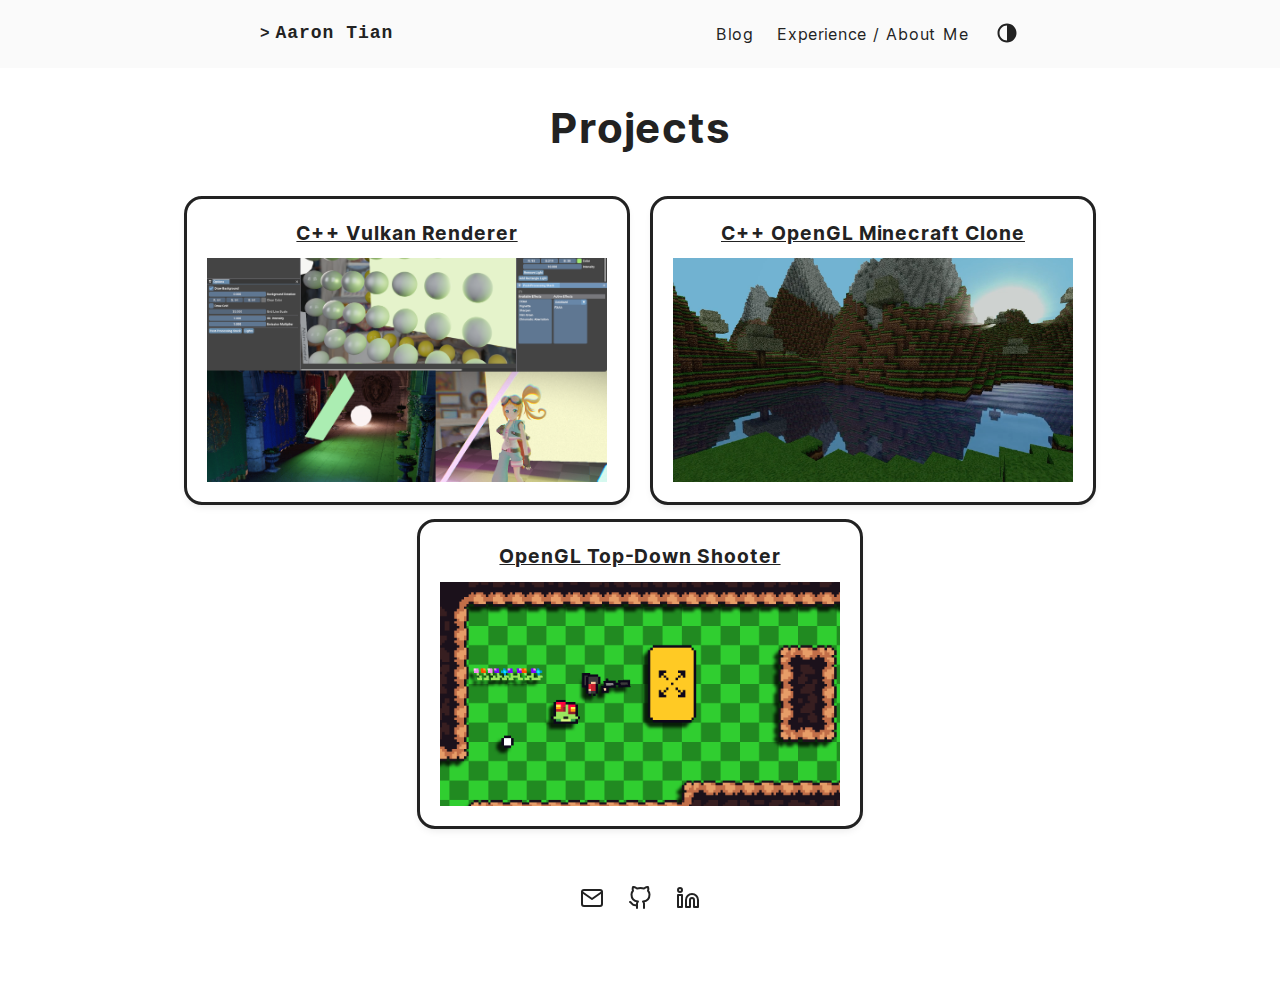
<file: index.html>
<!DOCTYPE html>
<html lang="en">
    <head>
	<meta name="generator" content="Hugo 0.129.0">
        <meta charset="UTF-8">
<meta http-equiv="X-UA-Compatible" content="ie=edge">

<meta name="viewport" content="width=device-width, initial-scale=1, shrink-to-fit=no">
<meta name="author" content="">
<meta name="description" content="Subtitle" />
<meta name="keywords" content="homepage, blog" />
<meta name="robots" content="noodp" />
<meta name="theme-color" content="" />
<link rel="canonical" href="https://aarontian-stack.github.io/" />


    <title>
        

            Aaron Tian 
        
    </title>





<link rel="stylesheet" href="/main.af9f5eaae6118d78b2bf73ce546394459e4e27a6c5bfd2fee534c05e5969d14b.css" integrity="sha256-r59equYRjXiyv3POVGOURZ5OJ6bFv9L&#43;5TTAXllp0Us=">



    <link rel="apple-touch-icon" sizes="180x180" href="/apple-touch-icon.png">
    <link rel="icon" type="image/png" sizes="32x32" href="/favicon-32x32.png">
    <link rel="icon" type="image/png" sizes="16x16" href="/favicon-16x16.png">
    <link rel="manifest" href="/site.webmanifest">
    <link rel="mask-icon" href="/safari-pinned-tab.svg" color="">
    <link rel="shortcut icon" href="/favicon.ico">
    <meta name="msapplication-TileColor" content="">



  <meta itemprop="name" content="Aaron Tian">
  <meta itemprop="description" content="My new homepage or blog">
  <meta itemprop="datePublished" content="2024-07-28T00:00:00+00:00">
  <meta itemprop="dateModified" content="2024-07-28T00:00:00+00:00">
  <meta itemprop="image" content="https://aarontian-stack.github.io/">

  <meta name="twitter:card" content="summary_large_image">
  <meta name="twitter:image" content="https://aarontian-stack.github.io/">
  <meta name="twitter:title" content="Aaron Tian">
  <meta name="twitter:description" content="My new homepage or blog">



    <meta property="og:url" content="https://aarontian-stack.github.io/">
  <meta property="og:site_name" content="Aaron Tian">
  <meta property="og:title" content="Aaron Tian">
  <meta property="og:description" content="My new homepage or blog">
  <meta property="og:locale" content="en_us">
  <meta property="og:type" content="website">
    <meta property="og:image" content="https://aarontian-stack.github.io/">








<link rel="alternate" type="application/rss+xml" href="https://aarontian-stack.github.io/index.xml" title="Aaron Tian" />








    </head>

    
    <body class="">

    
        <div class="container">
            <header class="header">
    <span class="header__inner">
        <a href="/" style="text-decoration: none;">
    <div class="logo">
        
            <span class="logo__mark">></span>
            <span class="logo__text ">
                Aaron Tian</span>
            <span class="logo__cursor" style=
                  "visibility:hidden;
                   
                   ">
            </span>
        
    </div>
</a>


        <span class="header__right">
            
                <nav class="menu">
    <ul class="menu__inner"><li><a href="/posts">Blog</a></li><li><a href="/about">Experience / About Me</a></li>
    </ul>
</nav>

                <span class="menu-trigger">
                    <svg xmlns="http://www.w3.org/2000/svg" viewBox="0 0 24 24">
                        <path d="M0 0h24v24H0z" fill="none"/>
                        <path d="M3 18h18v-2H3v2zm0-5h18v-2H3v2zm0-7v2h18V6H3z"/>
                    </svg>
                </span>
            
                <span class="theme-toggle not-selectable"><svg class="theme-toggler" width="24" height="24" viewBox="0 0 48 48" fill="none" xmlns="http://www.w3.org/2000/svg">
   <path d="M22 41C32.4934 41 41 32.4934 41 22C41 11.5066 32.4934 3 22
   3C11.5066 3 3 11.5066 3 22C3 32.4934 11.5066 41 22 41ZM7 22C7
   13.7157 13.7157 7 22 7V37C13.7157 37 7 30.2843 7 22Z"/>
 </svg></span>
        </span>
    </span>
</header>


            <div class="content">
                
    <main aria-role="main">
        <div>
            

            
            <h1>Projects</h1>
            
            <body>
    <div class="parent-container">

        <div class="menu-container">
            <div class="menu-box">
                <a href="https://github.com/AaronTian-stack/qhenki-renderer">
                    <div class="menu-title-bar">C++ Vulkan Renderer</div>
                    <div class="content">
                        <img src="qhenki-renderer.png" alt="qhenki renderer" class="menu-image">
                    </div>
                    <div class="menu-description">
                        C++ Vulkan GLTF model renderer that I created from scratch. 
                        Click to read more about its advanced features and how I use the next generation API.
                    </div>
                </a>
            </div>
        </div>

        <div class="menu-container">
            <div class="menu-box">
                <a href="https://youtu.be/rSxnv_DsiYM">
                    <div class="menu-title-bar">C++ OpenGL Minecraft Clone</div>
                    <div class="content">
                        <img src="mini-minecraft.png" alt="C++ OpenGL Minecraft Clone" class="menu-image">
                    </div>
                    <div class="menu-description">
                        C++ OpenGL clone of the popular game Minecraft. 
                        I was personally responsible for implementing a variety of rendering techniques (see credits).
                        Click to watch a video of the game in action.
                    </div>
                </a>
            </div>
        </div>

        <div class="menu-container">
            <div class="menu-box">
                <a href="https://github.com/AaronTian-stack/GolfGunsHTML">
                    <div class="menu-title-bar">OpenGL Top-Down Shooter</div>
                    <div class="content">
                        <img src="golf.png" alt="OpenGL Top-Down Shooter" class="menu-image">
                        <div class="menu-description">
                            2D top-down shooter prototype created with OpenGL. 
                            All custom physics, raycasting, accelerated collision detection, and NPC AI. 
                            Click to try out a playable online build.
                        </div>
                    </div>
                </a>
            </div>
        </div>

</div>
</body>
</html></div></div>


            
                <div>
                    &nbsp; <a href="mailto:aaronct@seas.upenn.edu"  rel="me noopener " title="Email"><svg xmlns="http://www.w3.org/2000/svg" width="24" height="24" viewBox="0 0 24 24" fill="none" stroke="currentColor" stroke-width="2" stroke-linecap="round" stroke-linejoin="round"><path d="M4 4h16c1.1 0 2 .9 2 2v12c0 1.1-.9 2-2 2H4c-1.1 0-2-.9-2-2V6c0-1.1.9-2 2-2z"></path><polyline points="22,6 12,13 2,6"></polyline></svg></a> &nbsp;&nbsp; <a href="https://github.com/AaronTian-stack"  rel="me noopener " title="Github"><svg xmlns="http://www.w3.org/2000/svg" width="24" height="24" viewBox="0 0 24 24" fill="none" stroke="currentColor" stroke-width="2" stroke-linecap="round" stroke-linejoin="round"><path d="M9 19c-5 1.5-5-2.5-7-3m14 6v-3.87a3.37 3.37 0 0 0-.94-2.61c3.14-.35 6.44-1.54 6.44-7A5.44 5.44 0 0 0 20 4.77 5.07 5.07 0 0 0 19.91 1S18.73.65 16 2.48a13.38 13.38 0 0 0-7 0C6.27.65 5.09 1 5.09 1A5.07 5.07 0 0 0 5 4.77a5.44 5.44 0 0 0-1.5 3.78c0 5.42 3.3 6.61 6.44 7A3.37 3.37 0 0 0 9 18.13V22"></path></svg></a> &nbsp;&nbsp; <a href="https://www.linkedin.com/in/aaron-c-tian/"  rel="me noopener " title="Linkedin"><svg xmlns="http://www.w3.org/2000/svg" width="24" height="24" viewBox="0 0 24 24" fill="none" stroke="currentColor" stroke-width="2" stroke-linecap="round" stroke-linejoin="round"><path d="M16 8a6 6 0 0 1 6 6v7h-4v-7a2 2 0 0 0-2-2 2 2 0 0 0-2 2v7h-4v-7a6 6 0 0 1 6-6z"></path><rect x="2" y="9" width="4" height="12"></rect><circle cx="4" cy="4" r="2"></circle></svg></a> &nbsp;
                </div>
        </div>
    </main>

            </div>

            
                <footer class="footer">
    
    
</footer>

            
        </div>

        



<script type="text/javascript" src="/bundle.min.e89fda0f29b95d33f6f4224dd9e5cf69d84aff3818be2b0d73e731689cc374261b016d17d46f8381962fb4a1577ba3017b1f23509d894f6e66431f988c00889e.js" integrity="sha512-6J/aDym5XTP29CJN2eXPadhK/zgYvisNc&#43;cxaJzDdCYbAW0X1G&#43;DgZYvtKFXe6MBex8jUJ2JT25mQx&#43;YjACIng=="></script>




    </body>
</html>
</file>
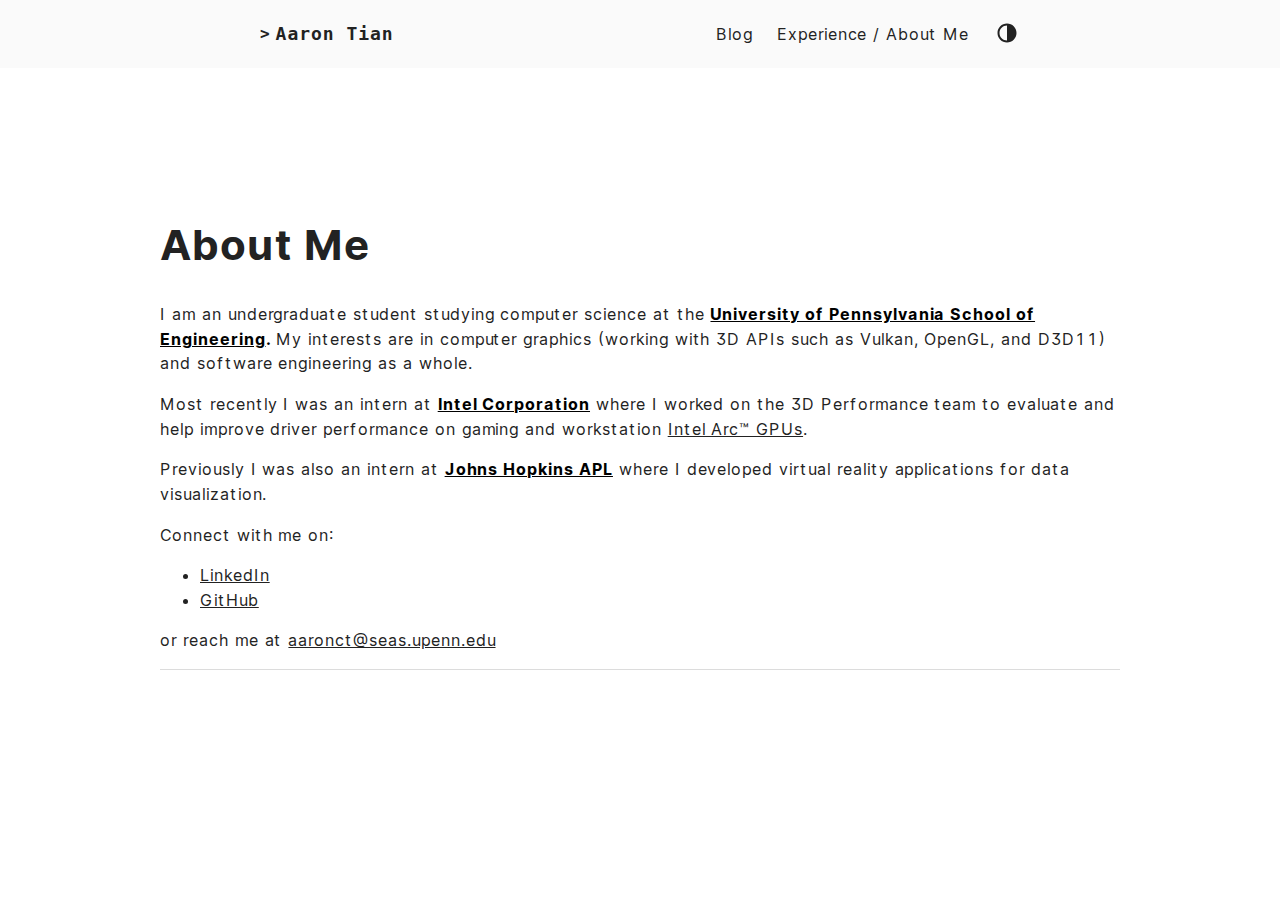
<file: about-me/index.html>
<!DOCTYPE html>
<html lang="en-us">
  <head>
    <title>https://aarontian-stack.github.io/about/</title>
    <link rel="canonical" href="https://aarontian-stack.github.io/about/">
    <meta name="robots" content="noindex">
    <meta charset="utf-8">
    <meta http-equiv="refresh" content="0; url=https://aarontian-stack.github.io/about/">
  </head>
</html>
</file>
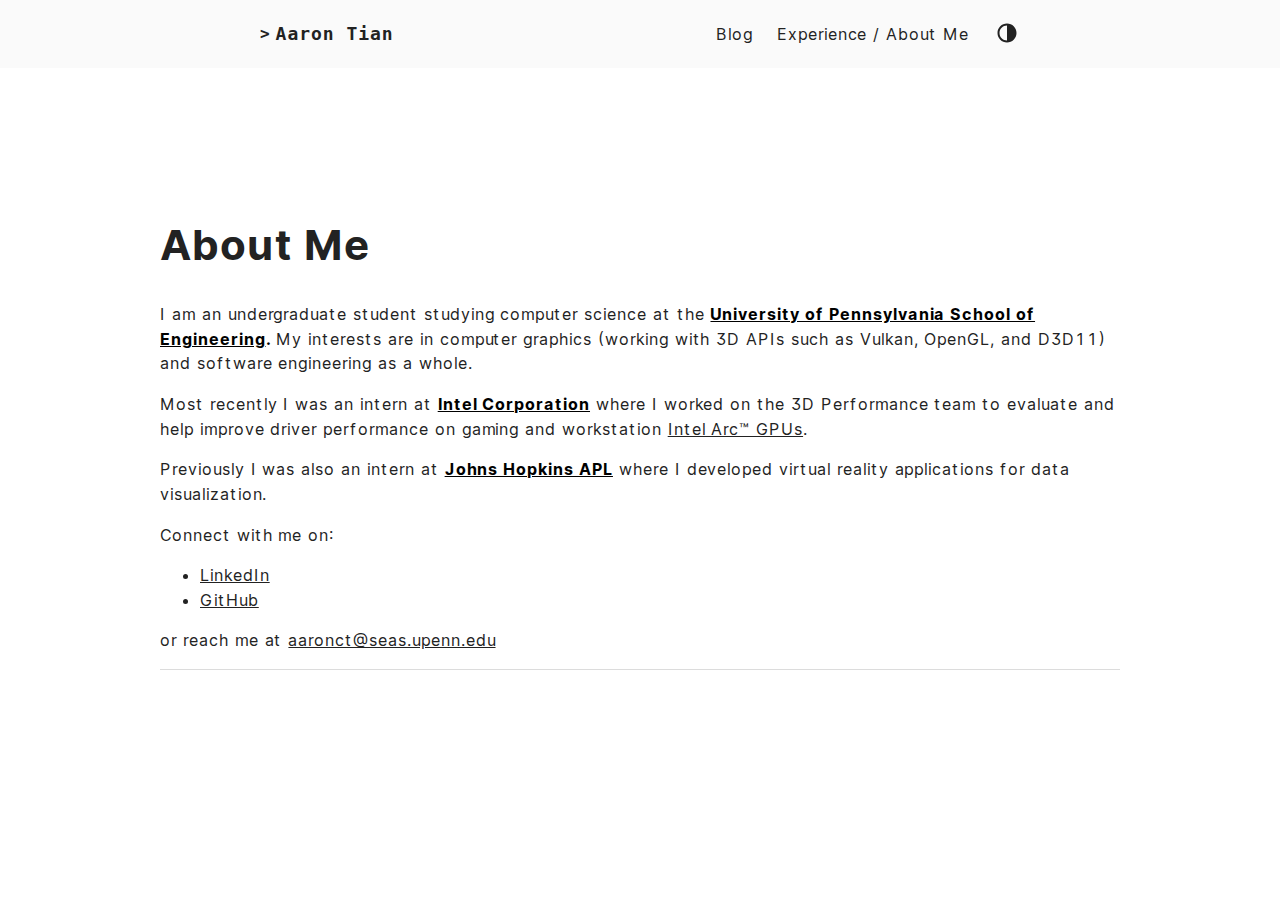
<file: about/index.html>
<!DOCTYPE html>
<html lang="en">
    <head>
        <meta charset="UTF-8">
<meta http-equiv="X-UA-Compatible" content="ie=edge">

<meta name="viewport" content="width=device-width, initial-scale=1, shrink-to-fit=no">
<meta name="author" content="Aaron Tian">
<meta name="description" content="I am an undergraduate student studying computer science at the University of Pennsylvania School of Engineering. My interests are in computer graphics (working with 3D APIs such as Vulkan, OpenGL, and D3D11) and software engineering as a whole.
Most recently I was an intern at Intel Corporation where I worked on the 3D Performance team to evaluate and help improve driver performance on gaming and workstation Intel Arc™ GPUs.
Previously I was also an intern at Johns Hopkins APL where I developed virtual reality applications for data visualization." />
<meta name="keywords" content="homepage, blog" />
<meta name="robots" content="noodp" />
<meta name="theme-color" content="" />
<link rel="canonical" href="https://aarontian-stack.github.io/about/" />


    <title>
        
          
            Aaron Tian About Me 
        
    </title>





<link rel="stylesheet" href="/main.af9f5eaae6118d78b2bf73ce546394459e4e27a6c5bfd2fee534c05e5969d14b.css" integrity="sha256-r59equYRjXiyv3POVGOURZ5OJ6bFv9L&#43;5TTAXllp0Us=">



    <link rel="apple-touch-icon" sizes="180x180" href="/apple-touch-icon.png">
    <link rel="icon" type="image/png" sizes="32x32" href="/favicon-32x32.png">
    <link rel="icon" type="image/png" sizes="16x16" href="/favicon-16x16.png">
    <link rel="manifest" href="/site.webmanifest">
    <link rel="mask-icon" href="/safari-pinned-tab.svg" color="">
    <link rel="shortcut icon" href="/favicon.ico">
    <meta name="msapplication-TileColor" content="">



  <meta itemprop="name" content="About Me">
  <meta itemprop="description" content="I am an undergraduate student studying computer science at the University of Pennsylvania School of Engineering. My interests are in computer graphics (working with 3D APIs such as Vulkan, OpenGL, and D3D11) and software engineering as a whole.
Most recently I was an intern at Intel Corporation where I worked on the 3D Performance team to evaluate and help improve driver performance on gaming and workstation Intel Arc™ GPUs.
Previously I was also an intern at Johns Hopkins APL where I developed virtual reality applications for data visualization.">
  <meta itemprop="wordCount" content="99">
  <meta itemprop="image" content="https://aarontian-stack.github.io/">

  <meta name="twitter:card" content="summary_large_image">
  <meta name="twitter:image" content="https://aarontian-stack.github.io/">
  <meta name="twitter:title" content="About Me">
  <meta name="twitter:description" content="I am an undergraduate student studying computer science at the University of Pennsylvania School of Engineering. My interests are in computer graphics (working with 3D APIs such as Vulkan, OpenGL, and D3D11) and software engineering as a whole.
Most recently I was an intern at Intel Corporation where I worked on the 3D Performance team to evaluate and help improve driver performance on gaming and workstation Intel Arc™ GPUs.
Previously I was also an intern at Johns Hopkins APL where I developed virtual reality applications for data visualization.">



    <meta property="og:url" content="https://aarontian-stack.github.io/about/">
  <meta property="og:site_name" content="Aaron Tian">
  <meta property="og:title" content="About Me">
  <meta property="og:description" content="I am an undergraduate student studying computer science at the University of Pennsylvania School of Engineering. My interests are in computer graphics (working with 3D APIs such as Vulkan, OpenGL, and D3D11) and software engineering as a whole.
Most recently I was an intern at Intel Corporation where I worked on the 3D Performance team to evaluate and help improve driver performance on gaming and workstation Intel Arc™ GPUs.
Previously I was also an intern at Johns Hopkins APL where I developed virtual reality applications for data visualization.">
  <meta property="og:locale" content="en_us">
  <meta property="og:type" content="article">
    <meta property="og:image" content="https://aarontian-stack.github.io/">
















    </head>

    
        <body>
    
    
        <div class="container">
            <header class="header">
    <span class="header__inner">
        <a href="/" style="text-decoration: none;">
    <div class="logo">
        
            <span class="logo__mark">></span>
            <span class="logo__text ">
                Aaron Tian</span>
            <span class="logo__cursor" style=
                  "visibility:hidden;
                   
                   ">
            </span>
        
    </div>
</a>


        <span class="header__right">
            
                <nav class="menu">
    <ul class="menu__inner"><li><a href="/posts">Blog</a></li><li><a href="/about">Experience / About Me</a></li>
    </ul>
</nav>

                <span class="menu-trigger">
                    <svg xmlns="http://www.w3.org/2000/svg" viewBox="0 0 24 24">
                        <path d="M0 0h24v24H0z" fill="none"/>
                        <path d="M3 18h18v-2H3v2zm0-5h18v-2H3v2zm0-7v2h18V6H3z"/>
                    </svg>
                </span>
            
                <span class="theme-toggle not-selectable"><svg class="theme-toggler" width="24" height="24" viewBox="0 0 48 48" fill="none" xmlns="http://www.w3.org/2000/svg">
   <path d="M22 41C32.4934 41 41 32.4934 41 22C41 11.5066 32.4934 3 22
   3C11.5066 3 3 11.5066 3 22C3 32.4934 11.5066 41 22 41ZM7 22C7
   13.7157 13.7157 7 22 7V37C13.7157 37 7 30.2843 7 22Z"/>
 </svg></span>
        </span>
    </span>
</header>


            <div class="content">
                
    <main class="post">

        <div class="post-info">
            
            </p>
        </div>

        <article>
            <h2 class="post-title"><a href="https://aarontian-stack.github.io/about/">About Me</a></h2>

            
            
            

            <div class="post-content">
                <p>I am an undergraduate student studying computer science at the <strong><a href="https://www.cis.upenn.edu/">University of Pennsylvania School of Engineering</a>.</strong> My interests are in computer graphics (working with 3D APIs such as Vulkan, OpenGL, and D3D11) and software engineering as a whole.</p>
<p>Most recently I was an intern at <strong><a href="https://www.intel.com/">Intel Corporation</a></strong> where I worked on the 3D Performance team to evaluate and help improve driver performance on gaming and workstation <a href="https://www.intel.com/content/www/us/en/products/details/discrete-gpus/arc.html">Intel Arc™ GPUs</a>.</p>
<p>Previously I was also an intern at <strong><a href="https://www.jhuapl.edu/">Johns Hopkins APL</a></strong> where I developed virtual reality applications for data visualization.</p>
<p>Connect with me on:</p>
<ul>
<li><a href="https://www.linkedin.com/in/aaron-c-tian/">LinkedIn</a></li>
<li><a href="https://github.com/AaronTian-stack/">GitHub</a></li>
</ul>
<p>or reach me at <a href="mailto:aaronct@seas.upenn.edu">aaronct@seas.upenn.edu</a></p>

            </div>
        </article>

        <hr />

        <div class="post-info">
            
            
  		</div>
    </main>

            </div>

            
                <footer class="footer">
    
    
</footer>

            
        </div>

        



<script type="text/javascript" src="/bundle.min.e89fda0f29b95d33f6f4224dd9e5cf69d84aff3818be2b0d73e731689cc374261b016d17d46f8381962fb4a1577ba3017b1f23509d894f6e66431f988c00889e.js" integrity="sha512-6J/aDym5XTP29CJN2eXPadhK/zgYvisNc&#43;cxaJzDdCYbAW0X1G&#43;DgZYvtKFXe6MBex8jUJ2JT25mQx&#43;YjACIng=="></script>




    </body>
</html>
</file>
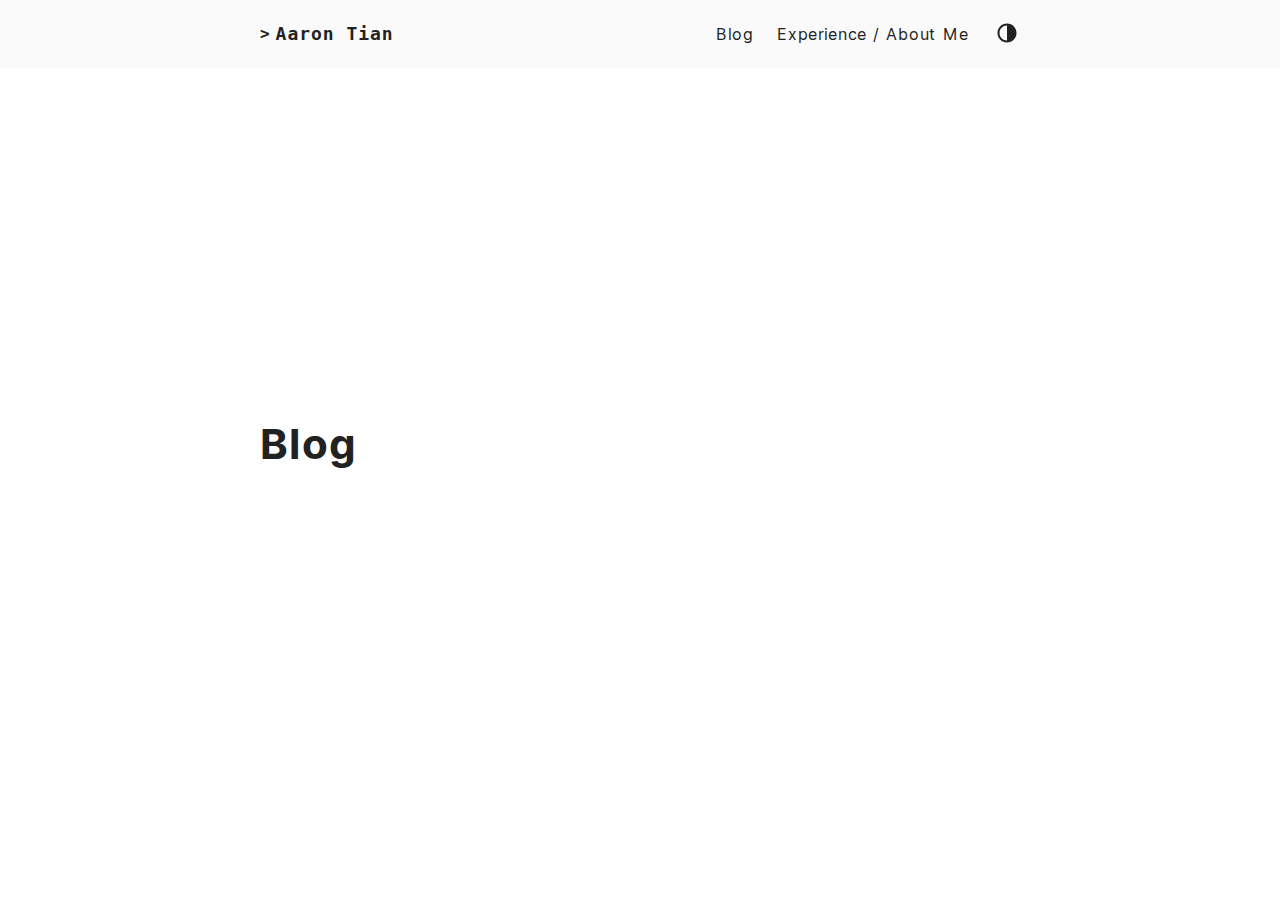
<file: blog/index.html>
<!DOCTYPE html>
<html lang="en">
    <head>
        <meta charset="UTF-8">
<meta http-equiv="X-UA-Compatible" content="ie=edge">

<meta name="viewport" content="width=device-width, initial-scale=1, shrink-to-fit=no">
<meta name="author" content="">
<meta name="description" content="" />
<meta name="keywords" content="homepage, blog" />
<meta name="robots" content="noodp" />
<meta name="theme-color" content="" />
<link rel="canonical" href="https://aarontian-stack.github.io/blog/" />


    <title>
        
          
            Aaron Tian Blog 
        
    </title>





<link rel="stylesheet" href="/main.af9f5eaae6118d78b2bf73ce546394459e4e27a6c5bfd2fee534c05e5969d14b.css" integrity="sha256-r59equYRjXiyv3POVGOURZ5OJ6bFv9L&#43;5TTAXllp0Us=">



    <link rel="apple-touch-icon" sizes="180x180" href="/apple-touch-icon.png">
    <link rel="icon" type="image/png" sizes="32x32" href="/favicon-32x32.png">
    <link rel="icon" type="image/png" sizes="16x16" href="/favicon-16x16.png">
    <link rel="manifest" href="/site.webmanifest">
    <link rel="mask-icon" href="/safari-pinned-tab.svg" color="">
    <link rel="shortcut icon" href="/favicon.ico">
    <meta name="msapplication-TileColor" content="">



  <meta itemprop="name" content="Blog">
  <meta itemprop="description" content="My new homepage or blog">
  <meta itemprop="image" content="https://aarontian-stack.github.io/">

  <meta name="twitter:card" content="summary_large_image">
  <meta name="twitter:image" content="https://aarontian-stack.github.io/">
  <meta name="twitter:title" content="Blog">
  <meta name="twitter:description" content="My new homepage or blog">



    <meta property="og:url" content="https://aarontian-stack.github.io/blog/">
  <meta property="og:site_name" content="Aaron Tian">
  <meta property="og:title" content="Blog">
  <meta property="og:description" content="My new homepage or blog">
  <meta property="og:locale" content="en_us">
  <meta property="og:type" content="website">
    <meta property="og:image" content="https://aarontian-stack.github.io/">








<link rel="alternate" type="application/rss+xml" href="https://aarontian-stack.github.io/blog/index.xml" title="Aaron Tian" />








    </head>

    
        <body>
    
    
        <div class="container">
            <header class="header">
    <span class="header__inner">
        <a href="/" style="text-decoration: none;">
    <div class="logo">
        
            <span class="logo__mark">></span>
            <span class="logo__text ">
                Aaron Tian</span>
            <span class="logo__cursor" style=
                  "visibility:hidden;
                   
                   ">
            </span>
        
    </div>
</a>


        <span class="header__right">
            
                <nav class="menu">
    <ul class="menu__inner"><li><a href="/posts">Blog</a></li><li><a href="/about">Experience / About Me</a></li>
    </ul>
</nav>

                <span class="menu-trigger">
                    <svg xmlns="http://www.w3.org/2000/svg" viewBox="0 0 24 24">
                        <path d="M0 0h24v24H0z" fill="none"/>
                        <path d="M3 18h18v-2H3v2zm0-5h18v-2H3v2zm0-7v2h18V6H3z"/>
                    </svg>
                </span>
            
                <span class="theme-toggle not-selectable"><svg class="theme-toggler" width="24" height="24" viewBox="0 0 48 48" fill="none" xmlns="http://www.w3.org/2000/svg">
   <path d="M22 41C32.4934 41 41 32.4934 41 22C41 11.5066 32.4934 3 22
   3C11.5066 3 3 11.5066 3 22C3 32.4934 11.5066 41 22 41ZM7 22C7
   13.7157 13.7157 7 22 7V37C13.7157 37 7 30.2843 7 22Z"/>
 </svg></span>
        </span>
    </span>
</header>


            <div class="content">
                
    
    
    <main class="posts">
        <h1>Blog</h1>

        

        
    <div class="pagination">
    <div class="pagination__buttons">
        
        
    </div>
</div>

    </main>

            </div>

            
                <footer class="footer">
    
    
</footer>

            
        </div>

        



<script type="text/javascript" src="/bundle.min.e89fda0f29b95d33f6f4224dd9e5cf69d84aff3818be2b0d73e731689cc374261b016d17d46f8381962fb4a1577ba3017b1f23509d894f6e66431f988c00889e.js" integrity="sha512-6J/aDym5XTP29CJN2eXPadhK/zgYvisNc&#43;cxaJzDdCYbAW0X1G&#43;DgZYvtKFXe6MBex8jUJ2JT25mQx&#43;YjACIng=="></script>




    </body>
</html>
</file>
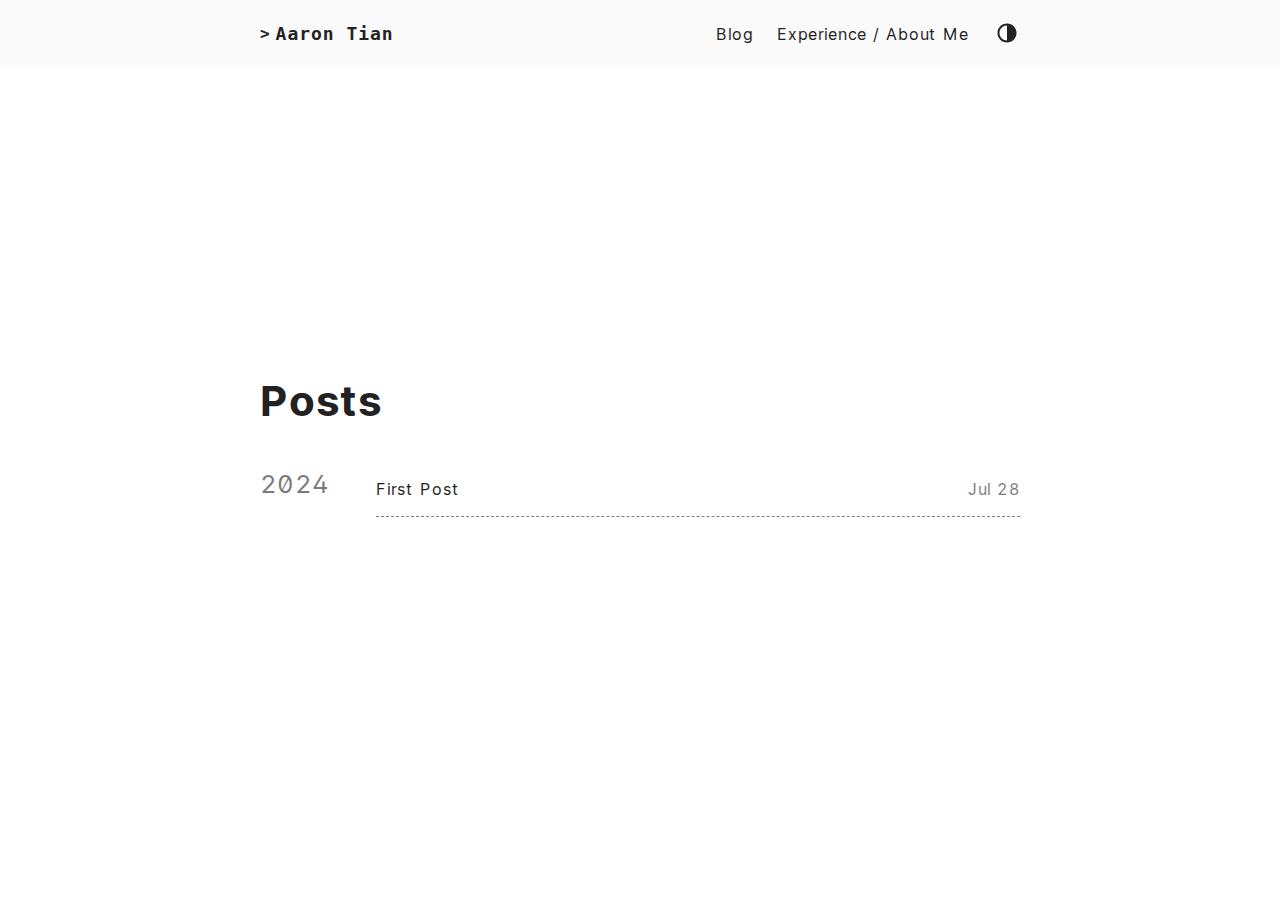
<file: posts/index.html>
<!DOCTYPE html>
<html lang="en">
    <head>
        <meta charset="UTF-8">
<meta http-equiv="X-UA-Compatible" content="ie=edge">

<meta name="viewport" content="width=device-width, initial-scale=1, shrink-to-fit=no">
<meta name="author" content="">
<meta name="description" content="" />
<meta name="keywords" content="homepage, blog" />
<meta name="robots" content="noodp" />
<meta name="theme-color" content="" />
<link rel="canonical" href="https://aarontian-stack.github.io/posts/" />


    <title>
        
          
            Aaron Tian Posts 
        
    </title>





<link rel="stylesheet" href="/main.af9f5eaae6118d78b2bf73ce546394459e4e27a6c5bfd2fee534c05e5969d14b.css" integrity="sha256-r59equYRjXiyv3POVGOURZ5OJ6bFv9L&#43;5TTAXllp0Us=">



    <link rel="apple-touch-icon" sizes="180x180" href="/apple-touch-icon.png">
    <link rel="icon" type="image/png" sizes="32x32" href="/favicon-32x32.png">
    <link rel="icon" type="image/png" sizes="16x16" href="/favicon-16x16.png">
    <link rel="manifest" href="/site.webmanifest">
    <link rel="mask-icon" href="/safari-pinned-tab.svg" color="">
    <link rel="shortcut icon" href="/favicon.ico">
    <meta name="msapplication-TileColor" content="">



  <meta itemprop="name" content="Posts">
  <meta itemprop="description" content="My new homepage or blog">
  <meta itemprop="datePublished" content="2024-07-28T00:00:00+00:00">
  <meta itemprop="dateModified" content="2024-07-28T00:00:00+00:00">
  <meta itemprop="image" content="https://aarontian-stack.github.io/">

  <meta name="twitter:card" content="summary_large_image">
  <meta name="twitter:image" content="https://aarontian-stack.github.io/">
  <meta name="twitter:title" content="Posts">
  <meta name="twitter:description" content="My new homepage or blog">



    <meta property="og:url" content="https://aarontian-stack.github.io/posts/">
  <meta property="og:site_name" content="Aaron Tian">
  <meta property="og:title" content="Posts">
  <meta property="og:description" content="My new homepage or blog">
  <meta property="og:locale" content="en_us">
  <meta property="og:type" content="website">
    <meta property="og:image" content="https://aarontian-stack.github.io/">








<link rel="alternate" type="application/rss+xml" href="https://aarontian-stack.github.io/posts/index.xml" title="Aaron Tian" />








    </head>

    
        <body>
    
    
        <div class="container">
            <header class="header">
    <span class="header__inner">
        <a href="/" style="text-decoration: none;">
    <div class="logo">
        
            <span class="logo__mark">></span>
            <span class="logo__text ">
                Aaron Tian</span>
            <span class="logo__cursor" style=
                  "visibility:hidden;
                   
                   ">
            </span>
        
    </div>
</a>


        <span class="header__right">
            
                <nav class="menu">
    <ul class="menu__inner"><li><a href="/posts">Blog</a></li><li><a href="/about">Experience / About Me</a></li>
    </ul>
</nav>

                <span class="menu-trigger">
                    <svg xmlns="http://www.w3.org/2000/svg" viewBox="0 0 24 24">
                        <path d="M0 0h24v24H0z" fill="none"/>
                        <path d="M3 18h18v-2H3v2zm0-5h18v-2H3v2zm0-7v2h18V6H3z"/>
                    </svg>
                </span>
            
                <span class="theme-toggle not-selectable"><svg class="theme-toggler" width="24" height="24" viewBox="0 0 48 48" fill="none" xmlns="http://www.w3.org/2000/svg">
   <path d="M22 41C32.4934 41 41 32.4934 41 22C41 11.5066 32.4934 3 22
   3C11.5066 3 3 11.5066 3 22C3 32.4934 11.5066 41 22 41ZM7 22C7
   13.7157 13.7157 7 22 7V37C13.7157 37 7 30.2843 7 22Z"/>
 </svg></span>
        </span>
    </span>
</header>


            <div class="content">
                
    
    
    <main class="posts">
        <h1>Posts</h1>

        

        
            <div class="posts-group">
                <div class="post-year">2024</div>

                <ul class="posts-list">
                    
                        <li class="post-item">
                            <a href="https://aarontian-stack.github.io/posts/first-post/" class="post-item-inner">
                                <span class="post-title">First Post</span>
                                <span class="post-day">
                                    
                                        Jul 28
                                    
                                </span>
                            </a>
                        </li>
                    
                </ul>
            </div>
        
    <div class="pagination">
    <div class="pagination__buttons">
        
        
    </div>
</div>

    </main>

            </div>

            
                <footer class="footer">
    
    
</footer>

            
        </div>

        



<script type="text/javascript" src="/bundle.min.e89fda0f29b95d33f6f4224dd9e5cf69d84aff3818be2b0d73e731689cc374261b016d17d46f8381962fb4a1577ba3017b1f23509d894f6e66431f988c00889e.js" integrity="sha512-6J/aDym5XTP29CJN2eXPadhK/zgYvisNc&#43;cxaJzDdCYbAW0X1G&#43;DgZYvtKFXe6MBex8jUJ2JT25mQx&#43;YjACIng=="></script>




    </body>
</html>
</file>
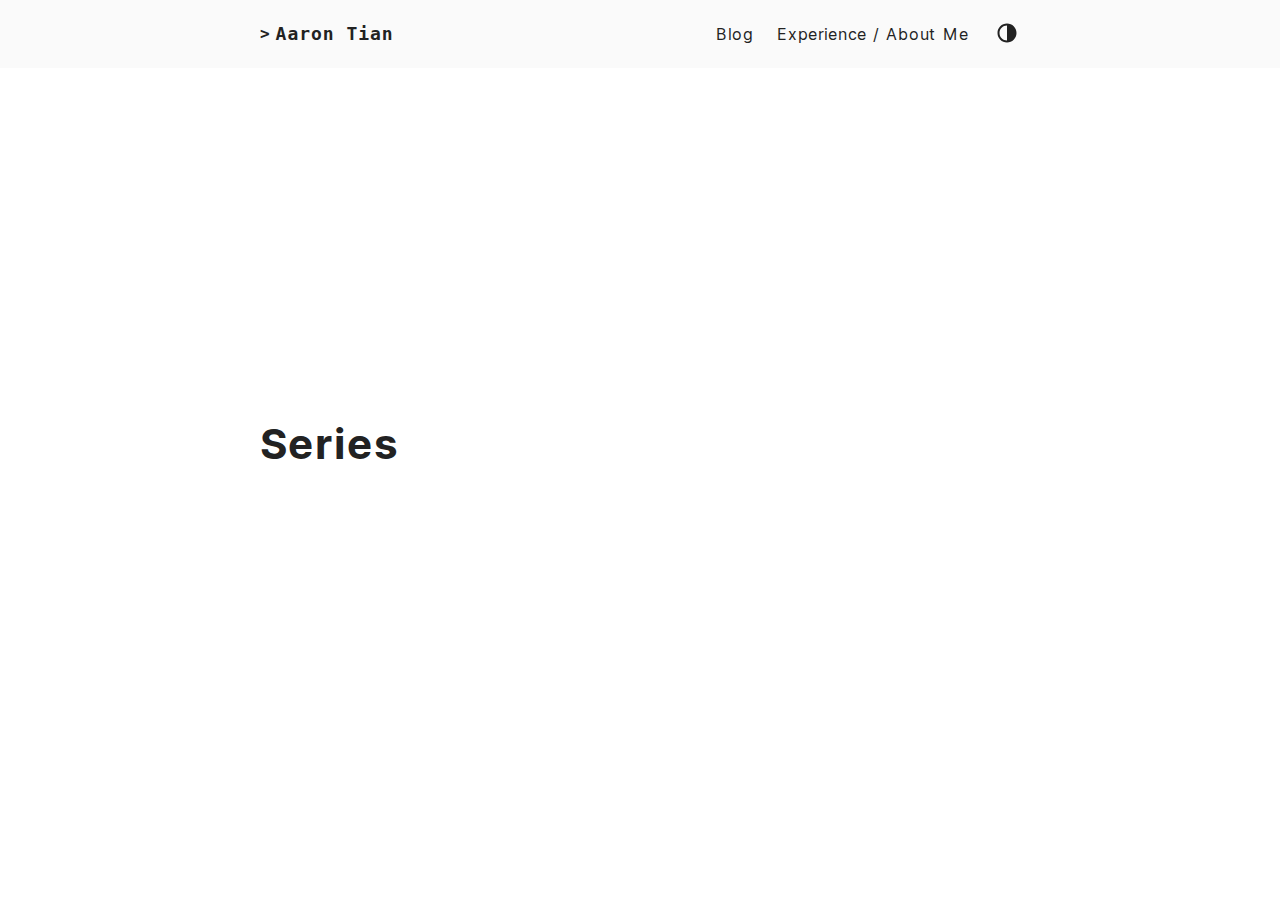
<file: series/index.html>
<!DOCTYPE html>
<html lang="en">
    <head>
        <meta charset="UTF-8">
<meta http-equiv="X-UA-Compatible" content="ie=edge">

<meta name="viewport" content="width=device-width, initial-scale=1, shrink-to-fit=no">
<meta name="author" content="">
<meta name="description" content="" />
<meta name="keywords" content="homepage, blog" />
<meta name="robots" content="noodp" />
<meta name="theme-color" content="" />
<link rel="canonical" href="https://aarontian-stack.github.io/series/" />


    <title>
        
          
            Aaron Tian Series 
        
    </title>





<link rel="stylesheet" href="/main.af9f5eaae6118d78b2bf73ce546394459e4e27a6c5bfd2fee534c05e5969d14b.css" integrity="sha256-r59equYRjXiyv3POVGOURZ5OJ6bFv9L&#43;5TTAXllp0Us=">



    <link rel="apple-touch-icon" sizes="180x180" href="/apple-touch-icon.png">
    <link rel="icon" type="image/png" sizes="32x32" href="/favicon-32x32.png">
    <link rel="icon" type="image/png" sizes="16x16" href="/favicon-16x16.png">
    <link rel="manifest" href="/site.webmanifest">
    <link rel="mask-icon" href="/safari-pinned-tab.svg" color="">
    <link rel="shortcut icon" href="/favicon.ico">
    <meta name="msapplication-TileColor" content="">



  <meta itemprop="name" content="Series">
  <meta itemprop="description" content="My new homepage or blog">
  <meta itemprop="image" content="https://aarontian-stack.github.io/">

  <meta name="twitter:card" content="summary_large_image">
  <meta name="twitter:image" content="https://aarontian-stack.github.io/">
  <meta name="twitter:title" content="Series">
  <meta name="twitter:description" content="My new homepage or blog">



    <meta property="og:url" content="https://aarontian-stack.github.io/series/">
  <meta property="og:site_name" content="Aaron Tian">
  <meta property="og:title" content="Series">
  <meta property="og:description" content="My new homepage or blog">
  <meta property="og:locale" content="en_us">
  <meta property="og:type" content="website">
    <meta property="og:image" content="https://aarontian-stack.github.io/">








<link rel="alternate" type="application/rss+xml" href="https://aarontian-stack.github.io/series/index.xml" title="Aaron Tian" />








    </head>

    
        <body>
    
    
        <div class="container">
            <header class="header">
    <span class="header__inner">
        <a href="/" style="text-decoration: none;">
    <div class="logo">
        
            <span class="logo__mark">></span>
            <span class="logo__text ">
                Aaron Tian</span>
            <span class="logo__cursor" style=
                  "visibility:hidden;
                   
                   ">
            </span>
        
    </div>
</a>


        <span class="header__right">
            
                <nav class="menu">
    <ul class="menu__inner"><li><a href="/posts">Blog</a></li><li><a href="/about">Experience / About Me</a></li>
    </ul>
</nav>

                <span class="menu-trigger">
                    <svg xmlns="http://www.w3.org/2000/svg" viewBox="0 0 24 24">
                        <path d="M0 0h24v24H0z" fill="none"/>
                        <path d="M3 18h18v-2H3v2zm0-5h18v-2H3v2zm0-7v2h18V6H3z"/>
                    </svg>
                </span>
            
                <span class="theme-toggle not-selectable"><svg class="theme-toggler" width="24" height="24" viewBox="0 0 48 48" fill="none" xmlns="http://www.w3.org/2000/svg">
   <path d="M22 41C32.4934 41 41 32.4934 41 22C41 11.5066 32.4934 3 22
   3C11.5066 3 3 11.5066 3 22C3 32.4934 11.5066 41 22 41ZM7 22C7
   13.7157 13.7157 7 22 7V37C13.7157 37 7 30.2843 7 22Z"/>
 </svg></span>
        </span>
    </span>
</header>


            <div class="content">
                
    
    
    <main class="posts">
        <h1>Series</h1>

        

        
    <div class="pagination">
    <div class="pagination__buttons">
        
        
    </div>
</div>

    </main>

            </div>

            
                <footer class="footer">
    
    
</footer>

            
        </div>

        



<script type="text/javascript" src="/bundle.min.e89fda0f29b95d33f6f4224dd9e5cf69d84aff3818be2b0d73e731689cc374261b016d17d46f8381962fb4a1577ba3017b1f23509d894f6e66431f988c00889e.js" integrity="sha512-6J/aDym5XTP29CJN2eXPadhK/zgYvisNc&#43;cxaJzDdCYbAW0X1G&#43;DgZYvtKFXe6MBex8jUJ2JT25mQx&#43;YjACIng=="></script>




    </body>
</html>
</file>
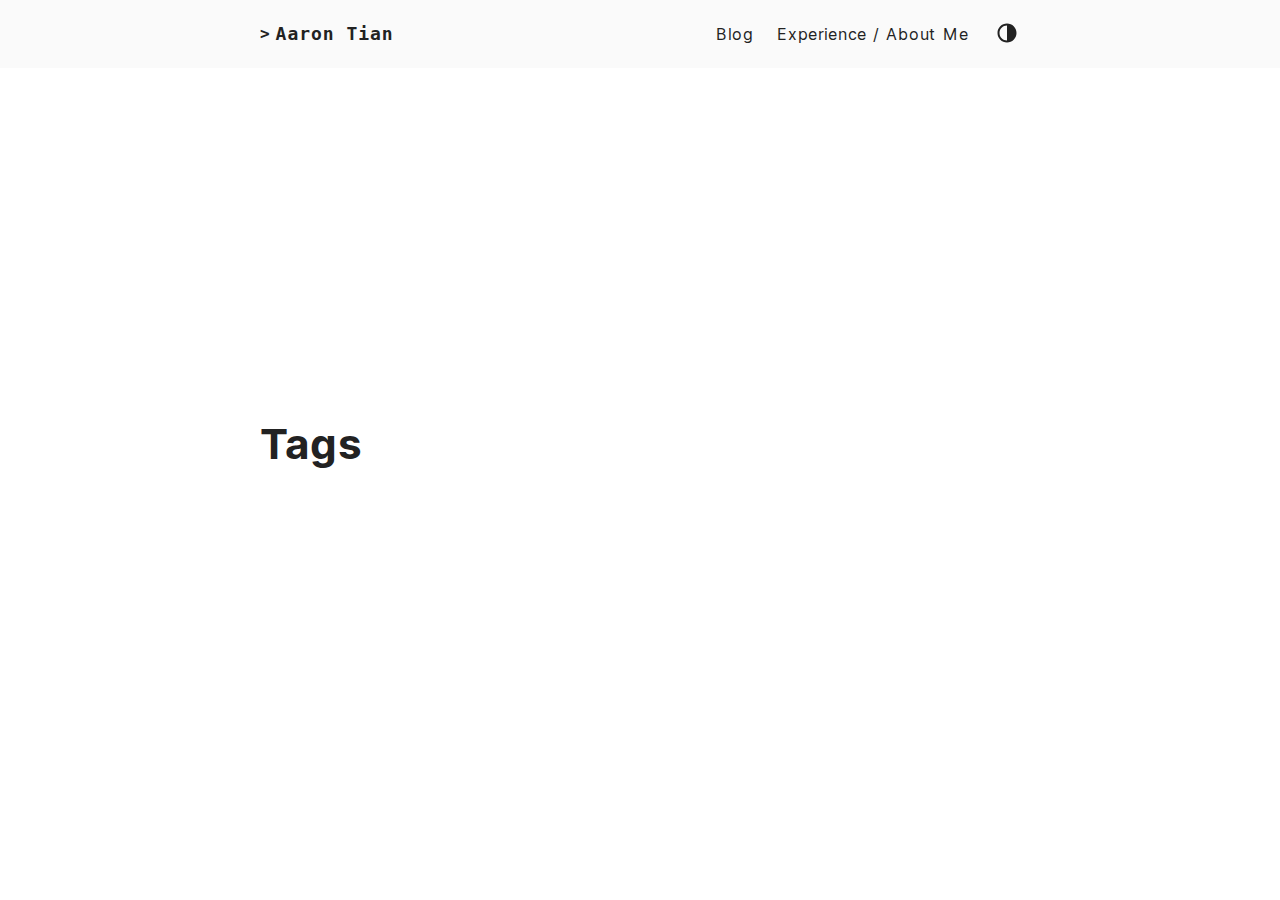
<file: tags/index.html>
<!DOCTYPE html>
<html lang="en">
    <head>
        <meta charset="UTF-8">
<meta http-equiv="X-UA-Compatible" content="ie=edge">

<meta name="viewport" content="width=device-width, initial-scale=1, shrink-to-fit=no">
<meta name="author" content="">
<meta name="description" content="" />
<meta name="keywords" content="homepage, blog" />
<meta name="robots" content="noodp" />
<meta name="theme-color" content="" />
<link rel="canonical" href="https://aarontian-stack.github.io/tags/" />


    <title>
        
          
            Aaron Tian Tags 
        
    </title>





<link rel="stylesheet" href="/main.af9f5eaae6118d78b2bf73ce546394459e4e27a6c5bfd2fee534c05e5969d14b.css" integrity="sha256-r59equYRjXiyv3POVGOURZ5OJ6bFv9L&#43;5TTAXllp0Us=">



    <link rel="apple-touch-icon" sizes="180x180" href="/apple-touch-icon.png">
    <link rel="icon" type="image/png" sizes="32x32" href="/favicon-32x32.png">
    <link rel="icon" type="image/png" sizes="16x16" href="/favicon-16x16.png">
    <link rel="manifest" href="/site.webmanifest">
    <link rel="mask-icon" href="/safari-pinned-tab.svg" color="">
    <link rel="shortcut icon" href="/favicon.ico">
    <meta name="msapplication-TileColor" content="">



  <meta itemprop="name" content="Tags">
  <meta itemprop="description" content="My new homepage or blog">
  <meta itemprop="image" content="https://aarontian-stack.github.io/">

  <meta name="twitter:card" content="summary_large_image">
  <meta name="twitter:image" content="https://aarontian-stack.github.io/">
  <meta name="twitter:title" content="Tags">
  <meta name="twitter:description" content="My new homepage or blog">



    <meta property="og:url" content="https://aarontian-stack.github.io/tags/">
  <meta property="og:site_name" content="Aaron Tian">
  <meta property="og:title" content="Tags">
  <meta property="og:description" content="My new homepage or blog">
  <meta property="og:locale" content="en_us">
  <meta property="og:type" content="website">
    <meta property="og:image" content="https://aarontian-stack.github.io/">








<link rel="alternate" type="application/rss+xml" href="https://aarontian-stack.github.io/tags/index.xml" title="Aaron Tian" />








    </head>

    
        <body>
    
    
        <div class="container">
            <header class="header">
    <span class="header__inner">
        <a href="/" style="text-decoration: none;">
    <div class="logo">
        
            <span class="logo__mark">></span>
            <span class="logo__text ">
                Aaron Tian</span>
            <span class="logo__cursor" style=
                  "visibility:hidden;
                   
                   ">
            </span>
        
    </div>
</a>


        <span class="header__right">
            
                <nav class="menu">
    <ul class="menu__inner"><li><a href="/posts">Blog</a></li><li><a href="/about">Experience / About Me</a></li>
    </ul>
</nav>

                <span class="menu-trigger">
                    <svg xmlns="http://www.w3.org/2000/svg" viewBox="0 0 24 24">
                        <path d="M0 0h24v24H0z" fill="none"/>
                        <path d="M3 18h18v-2H3v2zm0-5h18v-2H3v2zm0-7v2h18V6H3z"/>
                    </svg>
                </span>
            
                <span class="theme-toggle not-selectable"><svg class="theme-toggler" width="24" height="24" viewBox="0 0 48 48" fill="none" xmlns="http://www.w3.org/2000/svg">
   <path d="M22 41C32.4934 41 41 32.4934 41 22C41 11.5066 32.4934 3 22
   3C11.5066 3 3 11.5066 3 22C3 32.4934 11.5066 41 22 41ZM7 22C7
   13.7157 13.7157 7 22 7V37C13.7157 37 7 30.2843 7 22Z"/>
 </svg></span>
        </span>
    </span>
</header>


            <div class="content">
                
    
    
    <main class="posts">
        <h1>Tags</h1>

        

        
    <div class="pagination">
    <div class="pagination__buttons">
        
        
    </div>
</div>

    </main>

            </div>

            
                <footer class="footer">
    
    
</footer>

            
        </div>

        



<script type="text/javascript" src="/bundle.min.e89fda0f29b95d33f6f4224dd9e5cf69d84aff3818be2b0d73e731689cc374261b016d17d46f8381962fb4a1577ba3017b1f23509d894f6e66431f988c00889e.js" integrity="sha512-6J/aDym5XTP29CJN2eXPadhK/zgYvisNc&#43;cxaJzDdCYbAW0X1G&#43;DgZYvtKFXe6MBex8jUJ2JT25mQx&#43;YjACIng=="></script>




    </body>
</html>
</file>
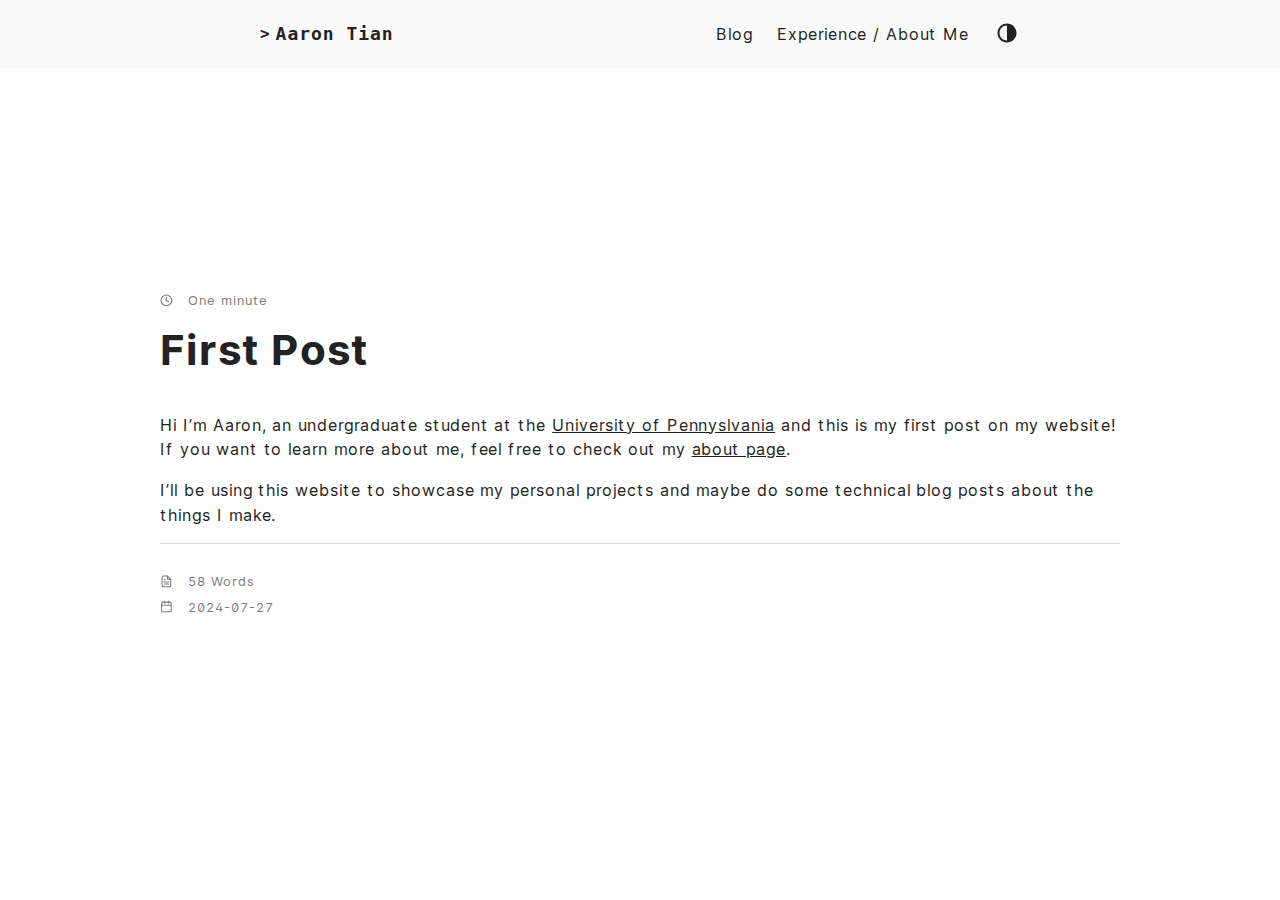
<file: posts/first-post/index.html>
<!DOCTYPE html>
<html lang="en">
    <head>
        <meta charset="UTF-8">
<meta http-equiv="X-UA-Compatible" content="ie=edge">

<meta name="viewport" content="width=device-width, initial-scale=1, shrink-to-fit=no">
<meta name="author" content="">
<meta name="description" content="Hi I&amp;rsquo;m Aaron, an undergraduate student at the University of Pennyslvania and this is my first post on my website! If you want to learn more about me, feel free to check out my about page.
I&amp;rsquo;ll be using this website to showcase my personal projects and maybe do some technical blog posts about the things I make." />
<meta name="keywords" content="homepage, blog" />
<meta name="robots" content="noodp" />
<meta name="theme-color" content="" />
<link rel="canonical" href="https://aarontian-stack.github.io/posts/first-post/" />


    <title>
        
          
            Aaron Tian First Post 
        
    </title>





<link rel="stylesheet" href="/main.af9f5eaae6118d78b2bf73ce546394459e4e27a6c5bfd2fee534c05e5969d14b.css" integrity="sha256-r59equYRjXiyv3POVGOURZ5OJ6bFv9L&#43;5TTAXllp0Us=">



    <link rel="apple-touch-icon" sizes="180x180" href="/apple-touch-icon.png">
    <link rel="icon" type="image/png" sizes="32x32" href="/favicon-32x32.png">
    <link rel="icon" type="image/png" sizes="16x16" href="/favicon-16x16.png">
    <link rel="manifest" href="/site.webmanifest">
    <link rel="mask-icon" href="/safari-pinned-tab.svg" color="">
    <link rel="shortcut icon" href="/favicon.ico">
    <meta name="msapplication-TileColor" content="">



  <meta itemprop="name" content="First Post">
  <meta itemprop="description" content="Hi I’m Aaron, an undergraduate student at the University of Pennyslvania and this is my first post on my website! If you want to learn more about me, feel free to check out my about page.
I’ll be using this website to showcase my personal projects and maybe do some technical blog posts about the things I make.">
  <meta itemprop="datePublished" content="2024-07-28T00:00:00+00:00">
  <meta itemprop="dateModified" content="2024-07-28T00:00:00+00:00">
  <meta itemprop="wordCount" content="58">
  <meta itemprop="image" content="https://aarontian-stack.github.io/">

  <meta name="twitter:card" content="summary_large_image">
  <meta name="twitter:image" content="https://aarontian-stack.github.io/">
  <meta name="twitter:title" content="First Post">
  <meta name="twitter:description" content="Hi I’m Aaron, an undergraduate student at the University of Pennyslvania and this is my first post on my website! If you want to learn more about me, feel free to check out my about page.
I’ll be using this website to showcase my personal projects and maybe do some technical blog posts about the things I make.">



    <meta property="og:url" content="https://aarontian-stack.github.io/posts/first-post/">
  <meta property="og:site_name" content="Aaron Tian">
  <meta property="og:title" content="First Post">
  <meta property="og:description" content="Hi I’m Aaron, an undergraduate student at the University of Pennyslvania and this is my first post on my website! If you want to learn more about me, feel free to check out my about page.
I’ll be using this website to showcase my personal projects and maybe do some technical blog posts about the things I make.">
  <meta property="og:locale" content="en_us">
  <meta property="og:type" content="article">
    <meta property="article:section" content="posts">
    <meta property="article:published_time" content="2024-07-28T00:00:00+00:00">
    <meta property="article:modified_time" content="2024-07-28T00:00:00+00:00">
    <meta property="og:image" content="https://aarontian-stack.github.io/">






    <meta property="article:published_time" content="2024-07-28 00:00:00 &#43;0000 UTC" />











    </head>

    
        <body>
    
    
        <div class="container">
            <header class="header">
    <span class="header__inner">
        <a href="/" style="text-decoration: none;">
    <div class="logo">
        
            <span class="logo__mark">></span>
            <span class="logo__text ">
                Aaron Tian</span>
            <span class="logo__cursor" style=
                  "visibility:hidden;
                   
                   ">
            </span>
        
    </div>
</a>


        <span class="header__right">
            
                <nav class="menu">
    <ul class="menu__inner"><li><a href="/posts">Blog</a></li><li><a href="/about">Experience / About Me</a></li>
    </ul>
</nav>

                <span class="menu-trigger">
                    <svg xmlns="http://www.w3.org/2000/svg" viewBox="0 0 24 24">
                        <path d="M0 0h24v24H0z" fill="none"/>
                        <path d="M3 18h18v-2H3v2zm0-5h18v-2H3v2zm0-7v2h18V6H3z"/>
                    </svg>
                </span>
            
                <span class="theme-toggle not-selectable"><svg class="theme-toggler" width="24" height="24" viewBox="0 0 48 48" fill="none" xmlns="http://www.w3.org/2000/svg">
   <path d="M22 41C32.4934 41 41 32.4934 41 22C41 11.5066 32.4934 3 22
   3C11.5066 3 3 11.5066 3 22C3 32.4934 11.5066 41 22 41ZM7 22C7
   13.7157 13.7157 7 22 7V37C13.7157 37 7 30.2843 7 22Z"/>
 </svg></span>
        </span>
    </span>
</header>


            <div class="content">
                
  <main class="post">

    <div class="post-info">
      <p>
        <svg xmlns="http://www.w3.org/2000/svg" width="24" height="24" viewBox="0 0 24 24" fill="none" stroke="currentColor" stroke-width="2" stroke-linecap="round" stroke-linejoin="round" class="feather feather-clock">
          <circle cx="12" cy="12" r="10"></circle>
          <polyline points="12 6 12 12 16 14"></polyline>
        </svg>
        One minute

        
      </p>
    </div>

    <article>
      <h1 class="post-title">
        <a href="https://aarontian-stack.github.io/posts/first-post/">First Post</a>
      </h1>

      

      

      

      <div class="post-content">
        <p>Hi I&rsquo;m Aaron, an undergraduate student at the <a href="http://cg.cis.upenn.edu/">University of Pennyslvania</a> and this is my first post on my website! If you want to learn more about me, feel free to check out my <a href="/about">about page</a>.</p>
<p>I&rsquo;ll be using this website to showcase my personal projects and maybe do some technical blog posts about the things I make.</p>

      </div>
    </article>

    <hr />

    <div class="post-info">
      
      

      <p>
        <svg xmlns="http://www.w3.org/2000/svg" width="24" height="24" viewBox="0 0 24 24" fill="none" stroke="currentColor" stroke-width="2" stroke-linecap="round" stroke-linejoin="round" class="feather feather-file-text">
          <path d="M14 2H6a2 2 0 0 0-2 2v16a2 2 0 0 0 2 2h12a2 2 0 0 0 2-2V8z"></path>
          <polyline points="14 2 14 8 20 8"></polyline>
          <line x1="16" y1="13" x2="8" y2="13"></line>
          <line x1="16" y1="17" x2="8" y2="17"></line>
          <polyline points="10 9 9 9 8 9"></polyline>
        </svg>
        58 Words
      </p>

      <p>
        <svg xmlns="http://www.w3.org/2000/svg" width="24" height="24" viewBox="0 0 24 24" fill="none" stroke="currentColor" stroke-width="2" stroke-linecap="round" stroke-linejoin="round" class="feather feather-calendar">
          <rect x="3" y="4" width="18" height="18" rx="2" ry="2"></rect>
          <line x1="16" y1="2" x2="16" y2="6"></line>
          <line x1="8" y1="2" x2="8" y2="6"></line>
          <line x1="3" y1="10" x2="21" y2="10"></line>
        </svg>
        
          2024-07-27
        

         
          
        
      </p>
    </div>

    

    

    

    

  </main>

            </div>

            
                <footer class="footer">
    
    
</footer>

            
        </div>

        



<script type="text/javascript" src="/bundle.min.e89fda0f29b95d33f6f4224dd9e5cf69d84aff3818be2b0d73e731689cc374261b016d17d46f8381962fb4a1577ba3017b1f23509d894f6e66431f988c00889e.js" integrity="sha512-6J/aDym5XTP29CJN2eXPadhK/zgYvisNc&#43;cxaJzDdCYbAW0X1G&#43;DgZYvtKFXe6MBex8jUJ2JT25mQx&#43;YjACIng=="></script>




    </body>
</html>
</file>
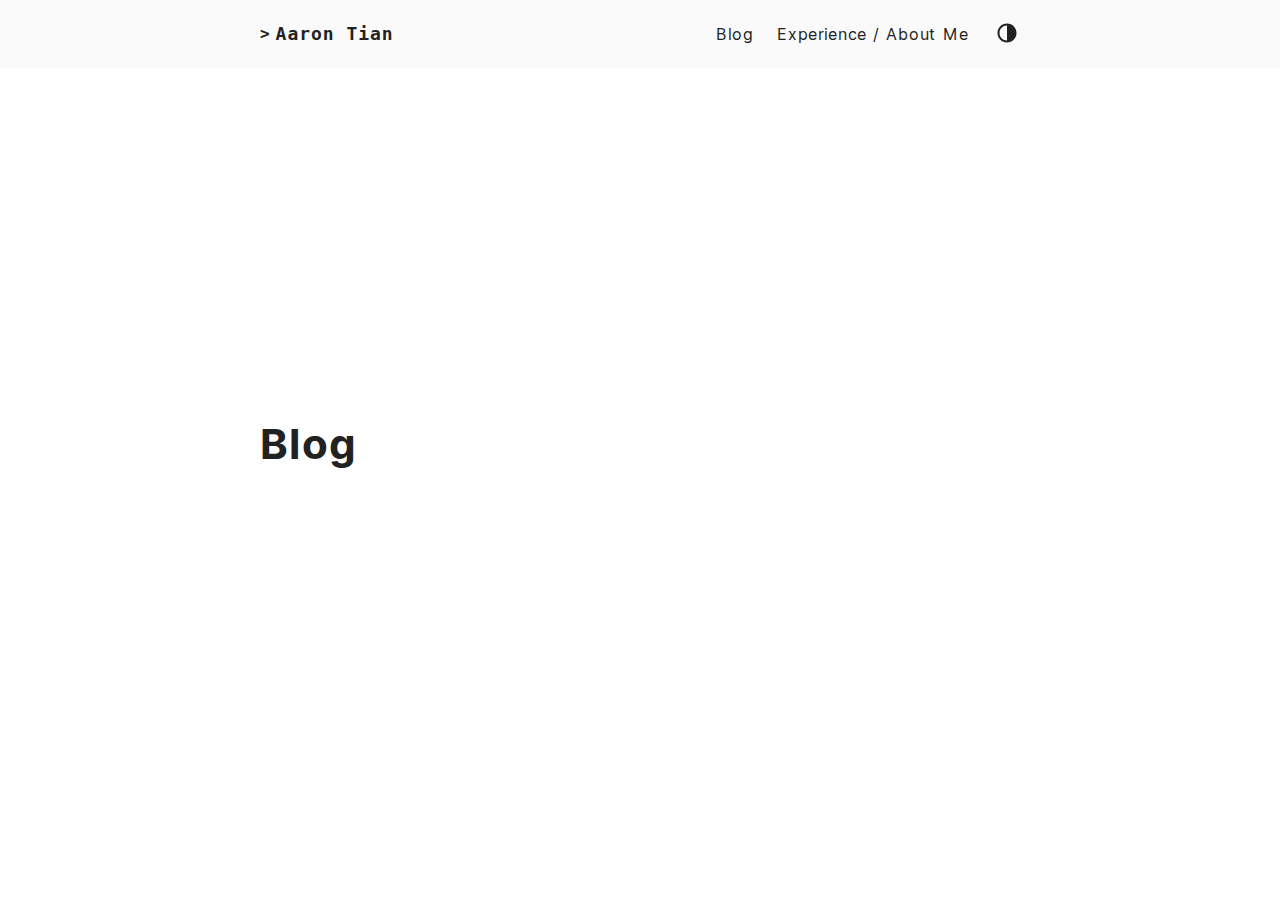
<file: blog/page/1/index.html>
<!DOCTYPE html>
<html lang="en-us">
  <head>
    <title>https://aarontian-stack.github.io/blog/</title>
    <link rel="canonical" href="https://aarontian-stack.github.io/blog/">
    <meta name="robots" content="noindex">
    <meta charset="utf-8">
    <meta http-equiv="refresh" content="0; url=https://aarontian-stack.github.io/blog/">
  </head>
</html>
</file>
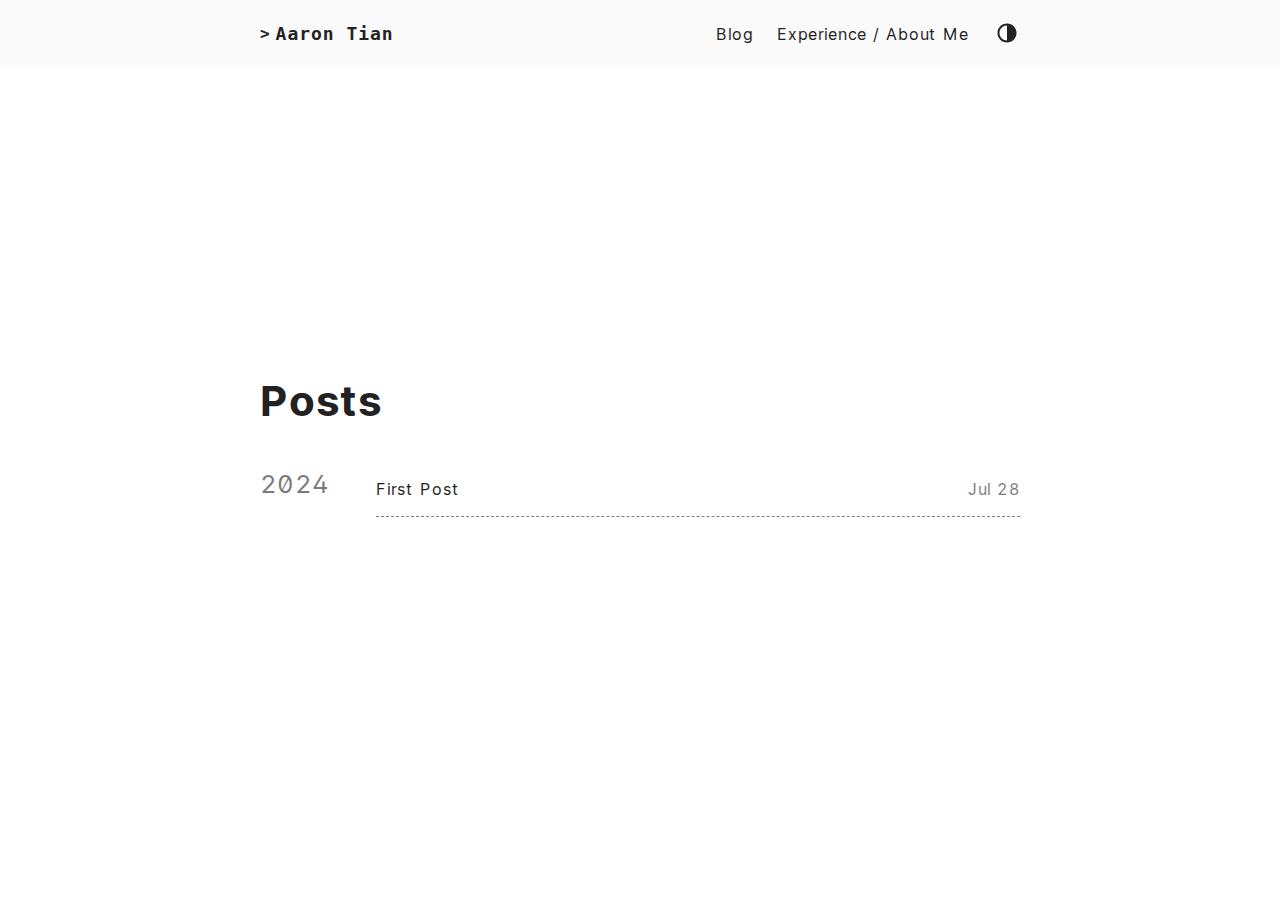
<file: posts/page/1/index.html>
<!DOCTYPE html>
<html lang="en-us">
  <head>
    <title>https://aarontian-stack.github.io/posts/</title>
    <link rel="canonical" href="https://aarontian-stack.github.io/posts/">
    <meta name="robots" content="noindex">
    <meta charset="utf-8">
    <meta http-equiv="refresh" content="0; url=https://aarontian-stack.github.io/posts/">
  </head>
</html>
</file>
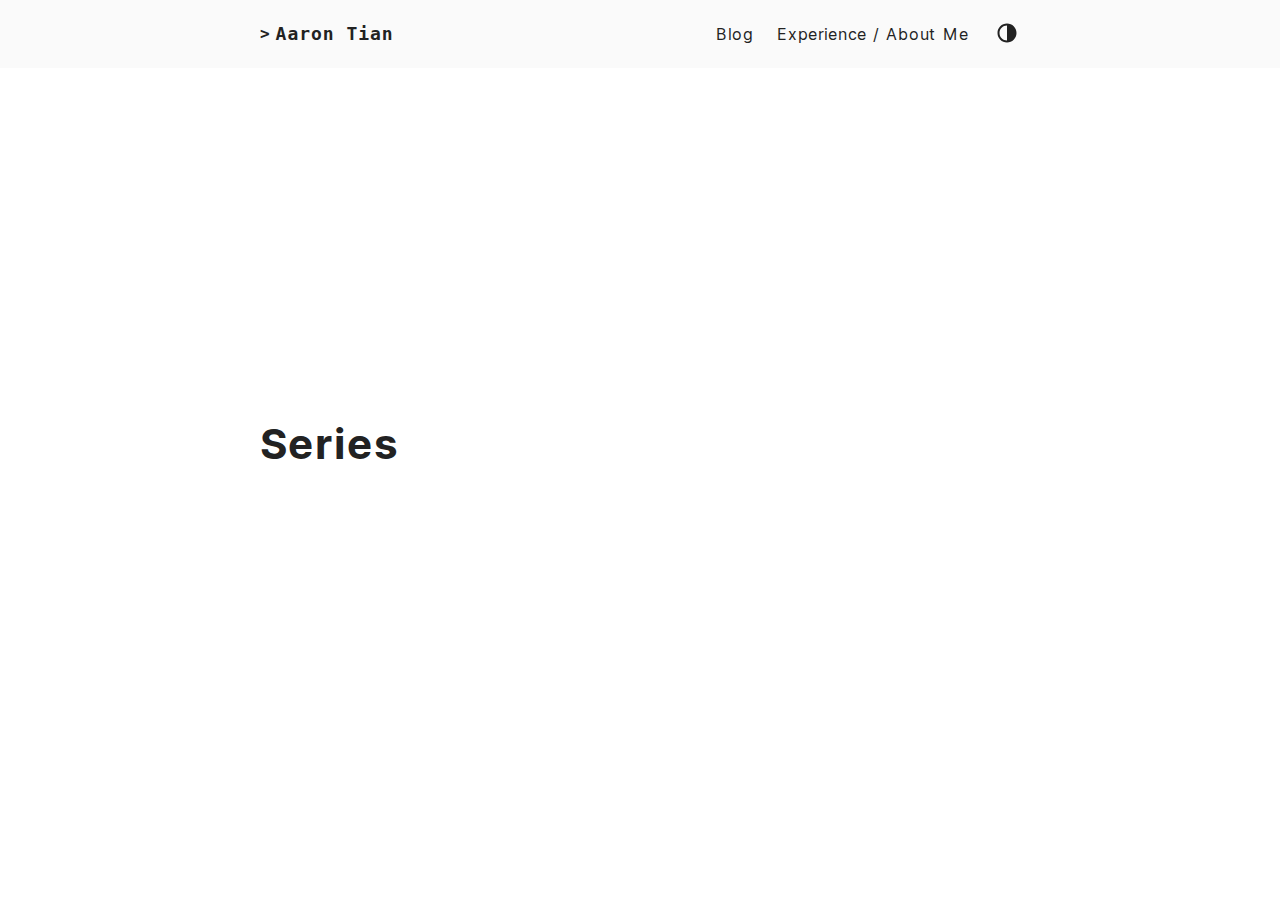
<file: series/page/1/index.html>
<!DOCTYPE html>
<html lang="en-us">
  <head>
    <title>https://aarontian-stack.github.io/series/</title>
    <link rel="canonical" href="https://aarontian-stack.github.io/series/">
    <meta name="robots" content="noindex">
    <meta charset="utf-8">
    <meta http-equiv="refresh" content="0; url=https://aarontian-stack.github.io/series/">
  </head>
</html>
</file>
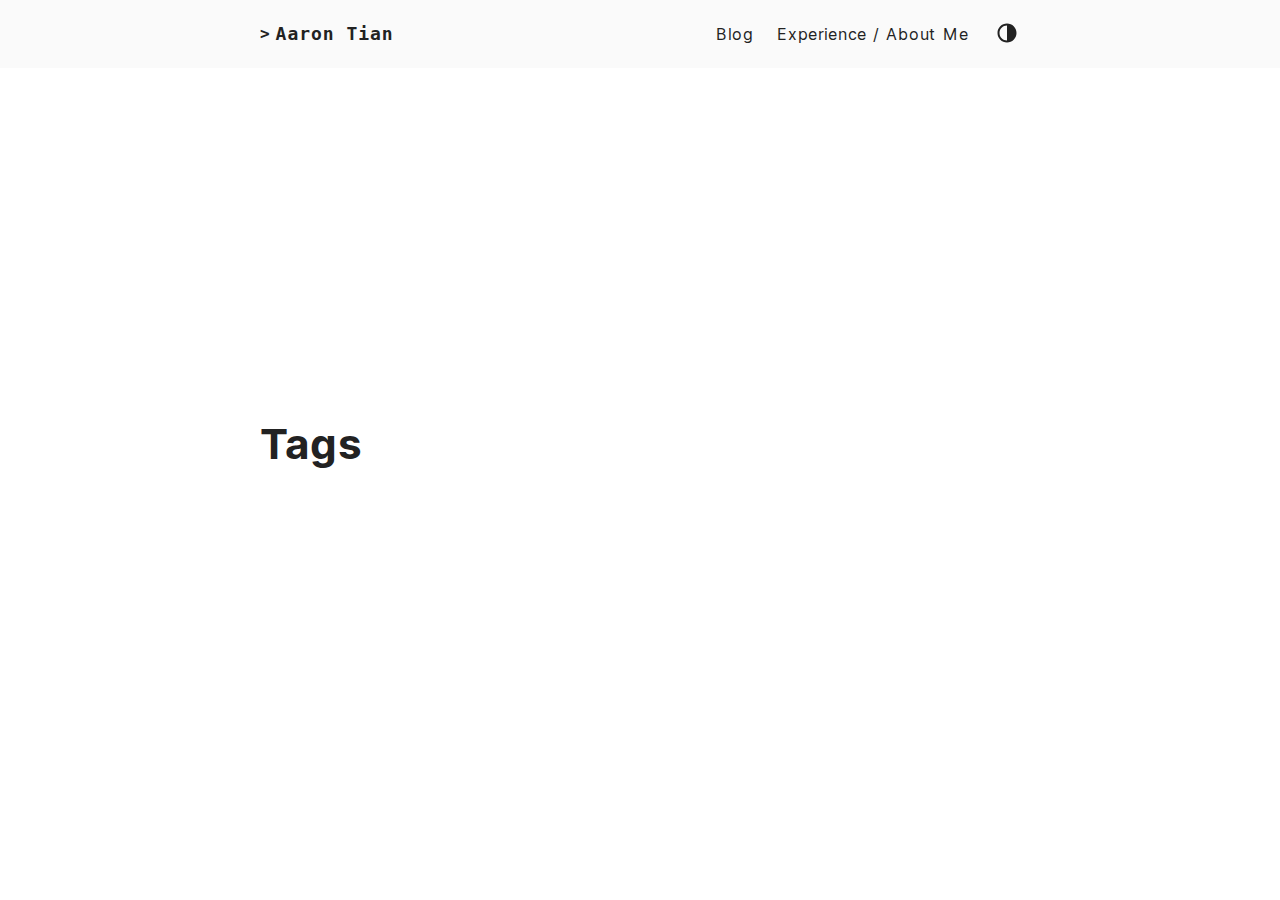
<file: tags/page/1/index.html>
<!DOCTYPE html>
<html lang="en-us">
  <head>
    <title>https://aarontian-stack.github.io/tags/</title>
    <link rel="canonical" href="https://aarontian-stack.github.io/tags/">
    <meta name="robots" content="noindex">
    <meta charset="utf-8">
    <meta http-equiv="refresh" content="0; url=https://aarontian-stack.github.io/tags/">
  </head>
</html>
</file>
